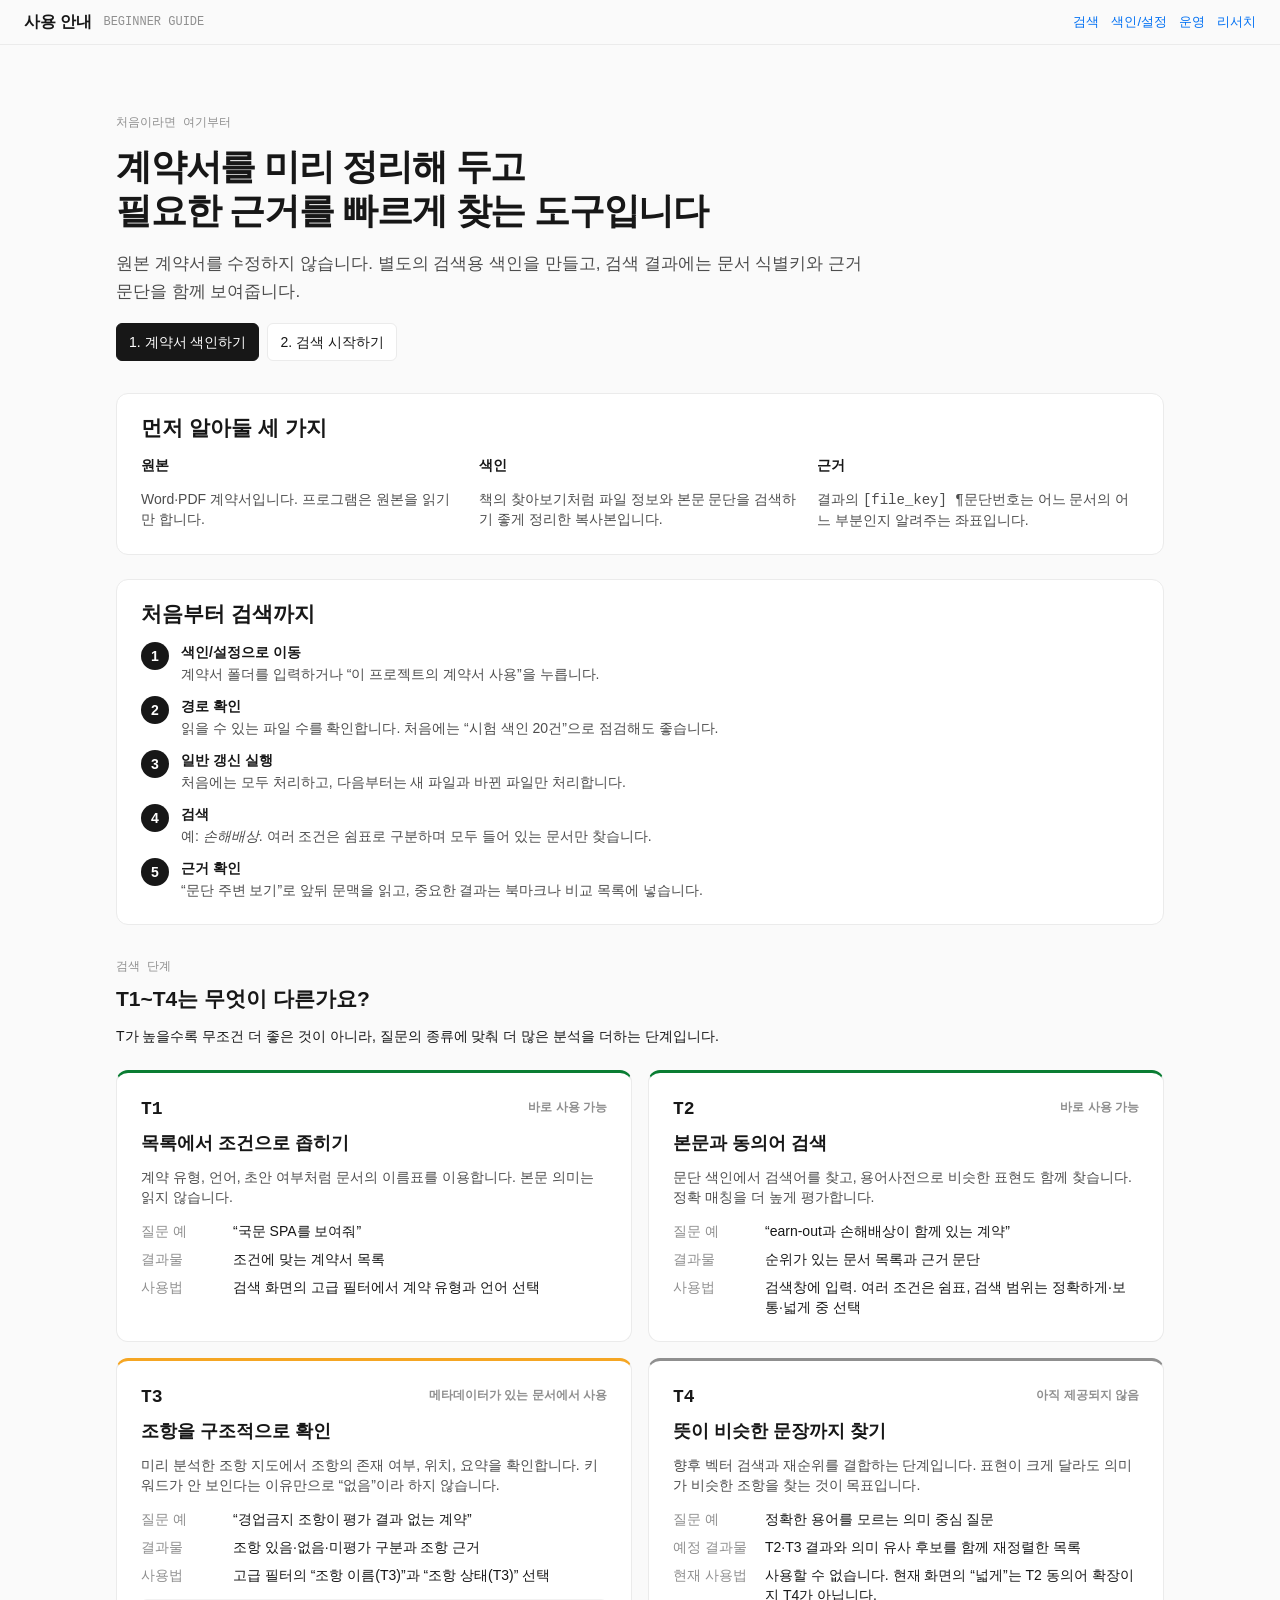
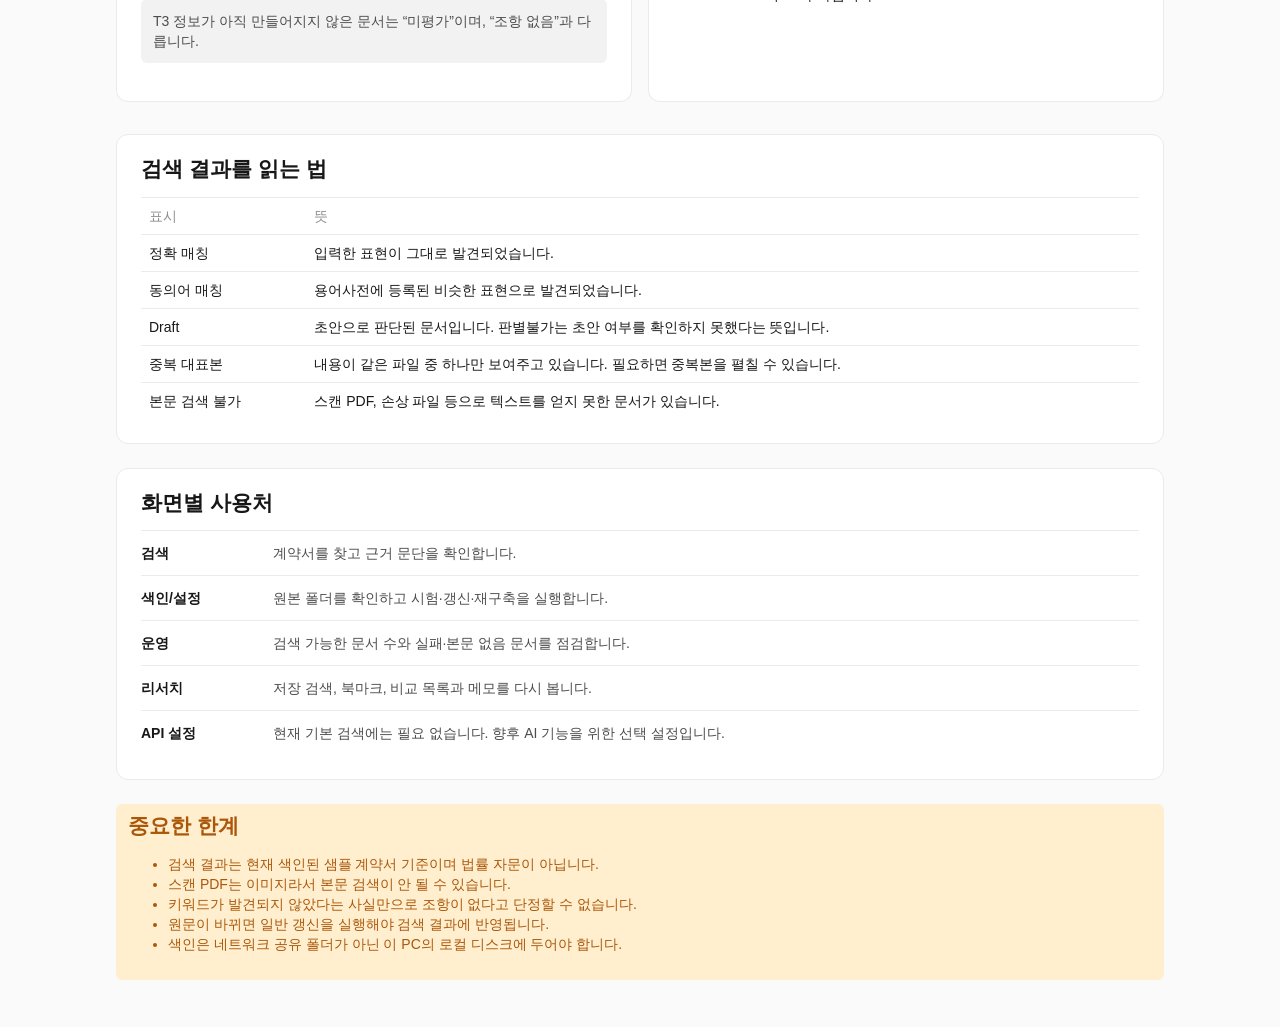
<file: static/help.html>
<!DOCTYPE html>
<html lang="ko">
<head>
<meta charset="utf-8">
<meta name="viewport" content="width=device-width, initial-scale=1">
<title>처음 사용하는 분을 위한 안내 — 계약서 검색</title>
<link rel="stylesheet" href="/static/app.css">
</head>
<body>
<header class="nav-bar">
  <span class="wordmark">사용 안내</span>
  <span class="mono-eyebrow">BEGINNER GUIDE</span>
  <span class="spacer"></span>
  <a class="nav-link" href="/">검색</a>
  <a class="nav-link" href="/setup">색인/설정</a>
  <a class="nav-link" href="/operations">운영</a>
  <a class="nav-link" href="/research">리서치</a>
</header>

<main class="container guide-layout">
  <section class="guide-hero">
    <p class="mono-eyebrow">처음이라면 여기부터</p>
    <h1>계약서를 미리 정리해 두고<br>필요한 근거를 빠르게 찾는 도구입니다</h1>
    <p>원본 계약서를 수정하지 않습니다. 별도의 검색용 색인을 만들고, 검색 결과에는 문서 식별키와 근거 문단을 함께 보여줍니다.</p>
    <div class="card-actions">
      <a class="button-primary-sm button-link" href="/setup">1. 계약서 색인하기</a>
      <a class="button-ghost-sm button-link" href="/">2. 검색 시작하기</a>
    </div>
  </section>

  <section class="feature-card guide-card">
    <h2>먼저 알아둘 세 가지</h2>
    <div class="three-grid">
      <div><strong>원본</strong><p>Word·PDF 계약서입니다. 프로그램은 원본을 읽기만 합니다.</p></div>
      <div><strong>색인</strong><p>책의 찾아보기처럼 파일 정보와 본문 문단을 검색하기 좋게 정리한 복사본입니다.</p></div>
      <div><strong>근거</strong><p>결과의 <span class="mono">[file_key] ¶문단번호</span>는 어느 문서의 어느 부분인지 알려주는 좌표입니다.</p></div>
    </div>
  </section>

  <section class="feature-card guide-card">
    <h2>처음부터 검색까지</h2>
    <ol class="step-list">
      <li><span>1</span><div><strong>색인/설정으로 이동</strong><p>계약서 폴더를 입력하거나 “이 프로젝트의 계약서 사용”을 누릅니다.</p></div></li>
      <li><span>2</span><div><strong>경로 확인</strong><p>읽을 수 있는 파일 수를 확인합니다. 처음에는 “시험 색인 20건”으로 점검해도 좋습니다.</p></div></li>
      <li><span>3</span><div><strong>일반 갱신 실행</strong><p>처음에는 모두 처리하고, 다음부터는 새 파일과 바뀐 파일만 처리합니다.</p></div></li>
      <li><span>4</span><div><strong>검색</strong><p>예: <em>손해배상</em>. 여러 조건은 쉼표로 구분하며 모두 들어 있는 문서만 찾습니다.</p></div></li>
      <li><span>5</span><div><strong>근거 확인</strong><p>“문단 주변 보기”로 앞뒤 문맥을 읽고, 중요한 결과는 북마크나 비교 목록에 넣습니다.</p></div></li>
    </ol>
  </section>

  <section class="guide-section">
    <div class="section-intro">
      <p class="mono-eyebrow">검색 단계</p>
      <h2>T1~T4는 무엇이 다른가요?</h2>
      <p>T가 높을수록 무조건 더 좋은 것이 아니라, 질문의 종류에 맞춰 더 많은 분석을 더하는 단계입니다.</p>
    </div>
    <div class="tier-grid">
      <article class="tier-card available">
        <div class="tier-head"><span>T1</span><strong>바로 사용 가능</strong></div>
        <h3>목록에서 조건으로 좁히기</h3>
        <p>계약 유형, 언어, 초안 여부처럼 문서의 이름표를 이용합니다. 본문 의미는 읽지 않습니다.</p>
        <dl><dt>질문 예</dt><dd>“국문 SPA를 보여줘”</dd><dt>결과물</dt><dd>조건에 맞는 계약서 목록</dd><dt>사용법</dt><dd>검색 화면의 고급 필터에서 계약 유형과 언어 선택</dd></dl>
      </article>
      <article class="tier-card available">
        <div class="tier-head"><span>T2</span><strong>바로 사용 가능</strong></div>
        <h3>본문과 동의어 검색</h3>
        <p>문단 색인에서 검색어를 찾고, 용어사전으로 비슷한 표현도 함께 찾습니다. 정확 매칭을 더 높게 평가합니다.</p>
        <dl><dt>질문 예</dt><dd>“earn-out과 손해배상이 함께 있는 계약”</dd><dt>결과물</dt><dd>순위가 있는 문서 목록과 근거 문단</dd><dt>사용법</dt><dd>검색창에 입력. 여러 조건은 쉼표, 검색 범위는 정확하게·보통·넓게 중 선택</dd></dl>
      </article>
      <article class="tier-card partial">
        <div class="tier-head"><span>T3</span><strong>메타데이터가 있는 문서에서 사용</strong></div>
        <h3>조항을 구조적으로 확인</h3>
        <p>미리 분석한 조항 지도에서 조항의 존재 여부, 위치, 요약을 확인합니다. 키워드가 안 보인다는 이유만으로 “없음”이라 하지 않습니다.</p>
        <dl><dt>질문 예</dt><dd>“경업금지 조항이 평가 결과 없는 계약”</dd><dt>결과물</dt><dd>조항 있음·없음·미평가 구분과 조항 근거</dd><dt>사용법</dt><dd>고급 필터의 “조항 이름(T3)”과 “조항 상태(T3)” 선택</dd></dl>
        <p class="callout">T3 정보가 아직 만들어지지 않은 문서는 “미평가”이며, “조항 없음”과 다릅니다.</p>
      </article>
      <article class="tier-card planned">
        <div class="tier-head"><span>T4</span><strong>아직 제공되지 않음</strong></div>
        <h3>뜻이 비슷한 문장까지 찾기</h3>
        <p>향후 벡터 검색과 재순위를 결합하는 단계입니다. 표현이 크게 달라도 의미가 비슷한 조항을 찾는 것이 목표입니다.</p>
        <dl><dt>질문 예</dt><dd>정확한 용어를 모르는 의미 중심 질문</dd><dt>예정 결과물</dt><dd>T2·T3 결과와 의미 유사 후보를 함께 재정렬한 목록</dd><dt>현재 사용법</dt><dd>사용할 수 없습니다. 현재 화면의 “넓게”는 T2 동의어 확장이지 T4가 아닙니다.</dd></dl>
      </article>
    </div>
  </section>

  <section class="feature-card guide-card">
    <h2>검색 결과를 읽는 법</h2>
    <table class="guide-table"><thead><tr><th>표시</th><th>뜻</th></tr></thead><tbody>
      <tr><td>정확 매칭</td><td>입력한 표현이 그대로 발견되었습니다.</td></tr>
      <tr><td>동의어 매칭</td><td>용어사전에 등록된 비슷한 표현으로 발견되었습니다.</td></tr>
      <tr><td>Draft</td><td>초안으로 판단된 문서입니다. 판별불가는 초안 여부를 확인하지 못했다는 뜻입니다.</td></tr>
      <tr><td>중복 대표본</td><td>내용이 같은 파일 중 하나만 보여주고 있습니다. 필요하면 중복본을 펼칠 수 있습니다.</td></tr>
      <tr><td>본문 검색 불가</td><td>스캔 PDF, 손상 파일 등으로 텍스트를 얻지 못한 문서가 있습니다.</td></tr>
    </tbody></table>
  </section>

  <section class="feature-card guide-card">
    <h2>화면별 사용처</h2>
    <div class="link-list">
      <a href="/"><strong>검색</strong><span>계약서를 찾고 근거 문단을 확인합니다.</span></a>
      <a href="/setup"><strong>색인/설정</strong><span>원본 폴더를 확인하고 시험·갱신·재구축을 실행합니다.</span></a>
      <a href="/operations"><strong>운영</strong><span>검색 가능한 문서 수와 실패·본문 없음 문서를 점검합니다.</span></a>
      <a href="/research"><strong>리서치</strong><span>저장 검색, 북마크, 비교 목록과 메모를 다시 봅니다.</span></a>
      <a href="/settings"><strong>API 설정</strong><span>현재 기본 검색에는 필요 없습니다. 향후 AI 기능을 위한 선택 설정입니다.</span></a>
    </div>
  </section>

  <section class="callout warning guide-card">
    <h2>중요한 한계</h2>
    <ul>
      <li>검색 결과는 현재 색인된 샘플 계약서 기준이며 법률 자문이 아닙니다.</li>
      <li>스캔 PDF는 이미지라서 본문 검색이 안 될 수 있습니다.</li>
      <li>키워드가 발견되지 않았다는 사실만으로 조항이 없다고 단정할 수 없습니다.</li>
      <li>원문이 바뀌면 일반 갱신을 실행해야 검색 결과에 반영됩니다.</li>
      <li>색인은 네트워크 공유 폴더가 아닌 이 PC의 로컬 디스크에 두어야 합니다.</li>
    </ul>
  </section>
</main>
</body>
</html>
</file>
<file: static/app.css>
/* getdesign.md (Geist) 토큰 → CSS 변수. DESIGN_AUDIT: 한글 폴백 폰트,
   한글 헤딩 tracking 완화, 앱 chrome은 6px 사각 버튼 계열 사용. */
:root {
  --color-primary: #171717; --color-on-primary: #ffffff;
  --color-ink: #171717; --color-body: #4d4d4d; --color-mute: #8f8f8f; --color-faint: #a1a1a1;
  --color-hairline: #ebebeb; --color-hairline-soft: #f2f2f2;
  --color-canvas: #fafafa; --color-elevated: #ffffff;
  --color-link: #0070f3; --color-link-deep: #0761d1; --color-link-soft: #d3e5ff;
  --color-error: #ee0000; --color-warning: #f5a623; --color-warning-soft: #ffefcf; --color-warning-deep: #ab570a;
  --rounded-sm: 6px; --rounded-md: 12px; --rounded-lg: 16px; --rounded-pill: 100px;
  --sp-xxs: 4px; --sp-xs: 8px; --sp-sm: 12px; --sp-md: 16px; --sp-lg: 24px; --sp-xl: 32px;
  --font-sans: Geist, Pretendard, "Malgun Gothic", Inter, Arial, sans-serif;
  --font-mono: "Geist Mono", ui-monospace, SFMono-Regular, Menlo, Consolas, monospace;
}
* { box-sizing: border-box; }
body { margin: 0; background: var(--color-canvas); color: var(--color-ink);
  font-family: var(--font-sans); font-size: 14px; line-height: 20px; }
.container { max-width: 960px; margin: 0 auto; padding: var(--sp-lg) var(--sp-md); }

.nav-bar { display: flex; align-items: center; gap: var(--sp-sm);
  padding: var(--sp-sm) var(--sp-lg); border-bottom: 1px solid var(--color-hairline);
  background: var(--color-canvas); }
.wordmark { font-weight: 600; font-size: 16px; letter-spacing: -0.2px; }
.mono-eyebrow { font-family: var(--font-mono); font-size: 12px; font-weight: 500;
  color: var(--color-mute); text-transform: uppercase; }

.corpus-banner { padding: var(--sp-xs) var(--sp-lg); font-size: 12px; line-height: 16px;
  color: var(--color-body); background: var(--color-hairline-soft);
  border-bottom: 1px solid var(--color-hairline); }
.corpus-banner.pilot { background: var(--color-warning-soft); color: var(--color-warning-deep); }

.search-row { display: flex; gap: var(--sp-xs); }
.search-input { flex: 1; font-size: 16px; line-height: 24px; }
.text-input { background: var(--color-elevated); color: var(--color-ink);
  border: 1px solid var(--color-hairline); border-radius: var(--rounded-sm);
  padding: var(--sp-xs) var(--sp-sm); font-family: var(--font-sans); font-size: 14px; }
.text-input:focus { outline: 2px solid var(--color-link); outline-offset: 1px; }

.button-primary-sm, .button-ghost-sm { font: 500 14px/20px var(--font-sans);
  border-radius: var(--rounded-sm); padding: var(--sp-xs) var(--sp-sm); cursor: pointer; }
.button-primary-sm { background: var(--color-primary); color: var(--color-on-primary); border: 1px solid var(--color-primary); }
.button-ghost-sm { background: var(--color-elevated); color: var(--color-ink); border: 1px solid var(--color-hairline); }
.button-ghost-sm:disabled { color: var(--color-faint); cursor: default; }
.button-primary-sm:focus, .button-ghost-sm:focus { outline: 2px solid var(--color-link); outline-offset: 1px; }

.filters { display: flex; flex-wrap: wrap; gap: var(--sp-md); margin-top: var(--sp-sm); }
.filters label { display: flex; flex-direction: column; gap: var(--sp-xxs);
  font-size: 12px; color: var(--color-body); }
.filters label.check { flex-direction: row; align-items: center; gap: var(--sp-xs); font-size: 14px; }
.filter-help { flex-basis: 100%; margin: 0; color: var(--color-mute); font-size: 12px; }
.feature-card { background: var(--color-elevated); border: 1px solid var(--color-hairline);
  border-radius: var(--rounded-md); padding: var(--sp-lg); }

.chips { display: flex; flex-wrap: wrap; gap: var(--sp-xs); margin-top: var(--sp-sm); }
.chip { display: inline-flex; align-items: center; gap: var(--sp-xxs);
  background: var(--color-elevated); border: 1px solid var(--color-hairline);
  border-radius: 64px; padding: 2px var(--sp-sm); font-size: 12px; color: var(--color-ink); }
.chip button { border: 0; background: none; cursor: pointer; color: var(--color-mute); font-size: 12px; }
.chip button:hover { color: var(--color-error); }

.recent { margin-top: var(--sp-sm); display: flex; gap: var(--sp-xs); align-items: baseline; flex-wrap: wrap; }
.recent .chip { cursor: pointer; }
.recent .chip:hover { border-color: var(--color-mute); }
.recent .chip .count { color: var(--color-mute); }

.summary-row { display: flex; align-items: center; flex-wrap: wrap; gap: var(--sp-xs);
  margin: var(--sp-lg) 0 var(--sp-sm); color: var(--color-body); }
.summary-row .spacer { flex: 1; }
.warning-badges .badge-warning { background: var(--color-warning-soft); color: var(--color-warning-deep);
  border-radius: 64px; padding: 2px var(--sp-sm); font-size: 12px; margin-left: var(--sp-xxs); }

.result-card { background: var(--color-elevated); border: 1px solid var(--color-hairline);
  border-radius: var(--rounded-md); padding: var(--sp-lg); margin-bottom: var(--sp-sm); }
.result-card:focus { outline: 2px solid var(--color-link); outline-offset: 1px; }
.result-card h3 { margin: 0 0 var(--sp-xxs); font-size: 16px; line-height: 24px;
  font-weight: 600; letter-spacing: -0.2px; overflow-wrap: anywhere; }
.result-key { font-family: var(--font-mono); font-size: 12px; color: var(--color-mute); }
.result-meta { display: flex; flex-wrap: wrap; gap: var(--sp-xs); margin: var(--sp-xs) 0; }
.badge { border: 1px solid var(--color-hairline); border-radius: 64px;
  padding: 1px var(--sp-xs); font-size: 12px; color: var(--color-body); background: var(--color-canvas); }
.badge.exact { background: var(--color-link-soft); color: var(--color-link-deep); border-color: var(--color-link-soft); }
.badge.broad { background: var(--color-warning-soft); color: var(--color-warning-deep); border-color: var(--color-warning-soft); }
.badge.draft { background: var(--color-hairline-soft); }
.why { margin: var(--sp-xs) 0; padding-left: var(--sp-lg); color: var(--color-body); }
.why li { margin: 2px 0; }
.score { font-family: var(--font-mono); font-size: 12px; color: var(--color-mute); }
mark { background: var(--color-warning-soft); color: inherit; border-radius: 2px; padding: 0 1px; }
.snippet { font-family: var(--font-mono); font-size: 13px; line-height: 20px;
  background: var(--color-canvas); border: 1px solid var(--color-hairline);
  border-radius: var(--rounded-sm); padding: var(--sp-sm); margin: var(--sp-xs) 0;
  white-space: pre-wrap; overflow-wrap: anywhere; }
.card-actions { display: flex; gap: var(--sp-xs); margin-top: var(--sp-xs); }
.detail-panel { border-top: 1px solid var(--color-hairline); margin-top: var(--sp-sm); padding-top: var(--sp-sm); }
.detail-panel .current { background: var(--color-link-soft); }
.dup-row { padding: 2px 0; font-size: 13px; overflow-wrap: anywhere; }
.dup-row .mono { font-family: var(--font-mono); font-size: 12px; color: var(--color-mute); }

.more-row { text-align: center; margin: var(--sp-md) 0; }
.empty-state { text-align: center; padding: var(--sp-xl); color: var(--color-body); }
.heading-md { font-size: 20px; line-height: 28px; font-weight: 600; letter-spacing: -0.4px; }
.body-muted { color: var(--color-mute); }
.footer { border-top: 1px solid var(--color-hairline); padding: var(--sp-lg);
  margin-top: var(--sp-xl); font-size: 12px; }
.visually-hidden { position: absolute; width: 1px; height: 1px; margin: -1px;
  overflow: hidden; clip: rect(0 0 0 0); white-space: nowrap; }
@media (max-width: 640px) { .search-row { flex-wrap: wrap; } .filters { flex-direction: column; } }

/* ---- setup / job progress (UI-0.2, UI-0.3) ---- */
.nav-link { color: var(--color-link); text-decoration: none; font-size: 13px; }
.nav-link:hover { color: var(--color-link-deep); text-decoration: underline; }
.setup-card { margin-bottom: var(--sp-lg); }
.setup-card h2 { margin-top: 0; }
.validate-result { margin-top: var(--sp-sm); font-size: 13px; }
.validate-head { font-weight: 600; margin-bottom: var(--sp-xs); }
.validate-head.ok { color: #0a7d33; }
.validate-head.bad { color: var(--color-error); }
.kv { display: flex; gap: var(--sp-sm); padding: 2px 0; }
.kv .k { color: var(--color-mute); min-width: 110px; }
.progress-track { height: 8px; background: var(--color-hairline-soft);
  border-radius: var(--rounded-pill); overflow: hidden; margin: var(--sp-sm) 0; }
.progress-fill { height: 100%; width: 0; background: var(--color-link);
  border-radius: var(--rounded-pill); transition: width 0.4s ease; }
.job-status { font-weight: 500; }
.job-row { display: flex; align-items: center; gap: var(--sp-xs); padding: var(--sp-xxs) 0;
  font-size: 13px; flex-wrap: wrap; }
.mono { font-family: var(--font-mono); }
.nav-bar .spacer { flex: 1; }
.budget-label { display: flex; flex-direction: column; gap: var(--sp-xxs); font-size: 13px; color: var(--color-body); }
.empty-hints { text-align: left; display: inline-block; margin: var(--sp-xs) 0; }

/* ---- operations / research (UI-2, UI-3) ---- */
.ops-layout, .research-layout { display: grid; gap: var(--sp-md); }
.ops-card, .research-card { margin-bottom: 0; }
.section-head { display: flex; align-items: center; gap: var(--sp-sm); margin-bottom: var(--sp-sm); }
.section-head h2 { margin: 0; font-size: 16px; line-height: 24px; }
.section-head .spacer { flex: 1; }
.metric-grid { display: grid; grid-template-columns: repeat(auto-fit, minmax(120px, 1fr)); gap: var(--sp-xs); }
.metric { border-top: 1px solid var(--color-hairline); padding-top: var(--sp-xs); }
.metric span { display: block; color: var(--color-mute); font-size: 12px; }
.metric strong { display: block; font-size: 22px; line-height: 30px; font-weight: 600; }
.compact-list { display: grid; gap: var(--sp-xs); }
.list-row { display: flex; justify-content: space-between; gap: var(--sp-sm);
  border-top: 1px solid var(--color-hairline); padding-top: var(--sp-xs); overflow-wrap: anywhere; }
.list-row.vertical { display: grid; justify-content: stretch; }
.inline-form { display: flex; gap: var(--sp-xs); margin-bottom: var(--sp-sm); }
.inline-form .text-input { flex: 1; min-width: 0; }

/* ---- burndown panel (PLAN_REVIEW 권고 5) ---- */
.burndown-sub { margin: var(--sp-md) 0 var(--sp-xs); font-size: 13px;
  color: var(--color-mute); font-weight: 600; }
.burndown-row { display: flex; align-items: center; gap: var(--sp-sm); font-size: 13px; }
.burndown-label { min-width: 96px; color: var(--color-body); }
.burndown-track { flex: 1; margin: 0; min-width: 60px; }
.burndown-num { font-family: var(--font-mono); font-size: 12px; min-width: 132px;
  text-align: right; white-space: nowrap; }
.table-scroll { overflow-x: auto; }
.burndown-table { border-collapse: collapse; font-size: 12px; width: 100%; }
.burndown-table th, .burndown-table td { border-top: 1px solid var(--color-hairline);
  padding: var(--sp-xxs) var(--sp-xs); text-align: right; white-space: nowrap; }
.burndown-table thead th, .burndown-table tr:first-child th { color: var(--color-mute); font-weight: 500; }
.burndown-table th[scope="row"] { text-align: left; font-family: var(--font-mono); }

/* ---- beginner guide ---- */
.button-link { display: inline-block; text-decoration: none; }
.guide-layout { max-width: 1080px; }
.guide-hero { padding: var(--sp-xl) 0; max-width: 760px; }
.guide-hero h1 { margin: var(--sp-xs) 0 var(--sp-md); font-size: 36px; line-height: 44px; letter-spacing: -1.2px; }
.guide-hero > p:not(.mono-eyebrow) { color: var(--color-body); font-size: 17px; line-height: 28px; }
.guide-card { margin-bottom: var(--sp-lg); }
.guide-card h2, .guide-section h2 { margin-top: 0; }
.three-grid, .tier-grid { display: grid; gap: var(--sp-md); grid-template-columns: repeat(3, 1fr); }
.three-grid p { margin-bottom: 0; color: var(--color-body); }
.step-list { list-style: none; padding: 0; margin: 0; display: grid; gap: var(--sp-sm); }
.step-list li { display: flex; gap: var(--sp-sm); align-items: flex-start; }
.step-list li > span { display: grid; place-items: center; min-width: 28px; height: 28px; border-radius: 50%; background: var(--color-primary); color: white; font-weight: 600; }
.step-list p { margin: 2px 0 0; color: var(--color-body); }
.guide-section { margin: var(--sp-xl) 0; }
.section-intro { max-width: 680px; margin-bottom: var(--sp-lg); }
.tier-grid { grid-template-columns: repeat(2, 1fr); }
.tier-card { background: var(--color-elevated); border: 1px solid var(--color-hairline); border-radius: var(--rounded-md); padding: var(--sp-lg); }
.tier-card.available { border-top: 3px solid #0a7d33; }
.tier-card.partial { border-top: 3px solid var(--color-warning); }
.tier-card.planned { border-top: 3px solid var(--color-mute); }
.tier-head { display: flex; justify-content: space-between; gap: var(--sp-sm); color: var(--color-mute); font-size: 12px; }
.tier-head span { color: var(--color-ink); font: 600 18px/24px var(--font-mono); }
.tier-card h3 { margin: var(--sp-sm) 0 var(--sp-xs); font-size: 18px; }
.tier-card > p { color: var(--color-body); }
.tier-card dl { display: grid; grid-template-columns: 80px 1fr; gap: var(--sp-xs) var(--sp-sm); margin-bottom: 0; }
.tier-card dt { color: var(--color-mute); }
.tier-card dd { margin: 0; }
.callout { padding: var(--sp-sm); border-radius: var(--rounded-sm); background: var(--color-hairline-soft); }
.callout.warning { background: var(--color-warning-soft); color: var(--color-warning-deep); }
.guide-table { width: 100%; border-collapse: collapse; }
.guide-table th, .guide-table td { text-align: left; vertical-align: top; border-top: 1px solid var(--color-hairline); padding: var(--sp-xs); }
.guide-table th { color: var(--color-mute); font-weight: 500; }
.link-list { display: grid; }
.link-list a { display: grid; grid-template-columns: 120px 1fr; gap: var(--sp-sm); padding: var(--sp-sm) 0; border-top: 1px solid var(--color-hairline); color: var(--color-ink); text-decoration: none; }
.link-list a:hover strong { color: var(--color-link); }
.link-list span { color: var(--color-body); }
@media (max-width: 720px) {
  .nav-bar { flex-wrap: wrap; padding: var(--sp-sm) var(--sp-md); }
  .nav-bar .spacer { display: none; }
  .guide-hero h1 { font-size: 28px; line-height: 36px; }
  .three-grid, .tier-grid { grid-template-columns: 1fr; }
  .card-actions { flex-wrap: wrap; }
}

/* 버전 필터 고지 — --version은 하드 필터라 조용히 누락시킬 수 있다.
   제외 모집단(미상·부분 미상·저신뢰)을 결과 위에 항상 드러낸다. */
.version-notice { background: var(--color-warning-soft); color: var(--color-warning-deep);
  border: 1px solid var(--color-hairline); border-radius: var(--rounded-md);
  padding: var(--sp-sm) var(--sp-lg); margin-bottom: var(--sp-sm); font-size: 13px; }
.version-notice ul { margin: var(--sp-xxs) 0 0; padding-left: 1.2em; }
.version-notice li { margin: 0; }
.version-notice .code { font-family: var(--font-mono); }
.result-meta .badge-warning { background: var(--color-warning-soft); color: var(--color-warning-deep);
  border-radius: 64px; padding: 2px var(--sp-sm); font-size: 12px; }
</file>
